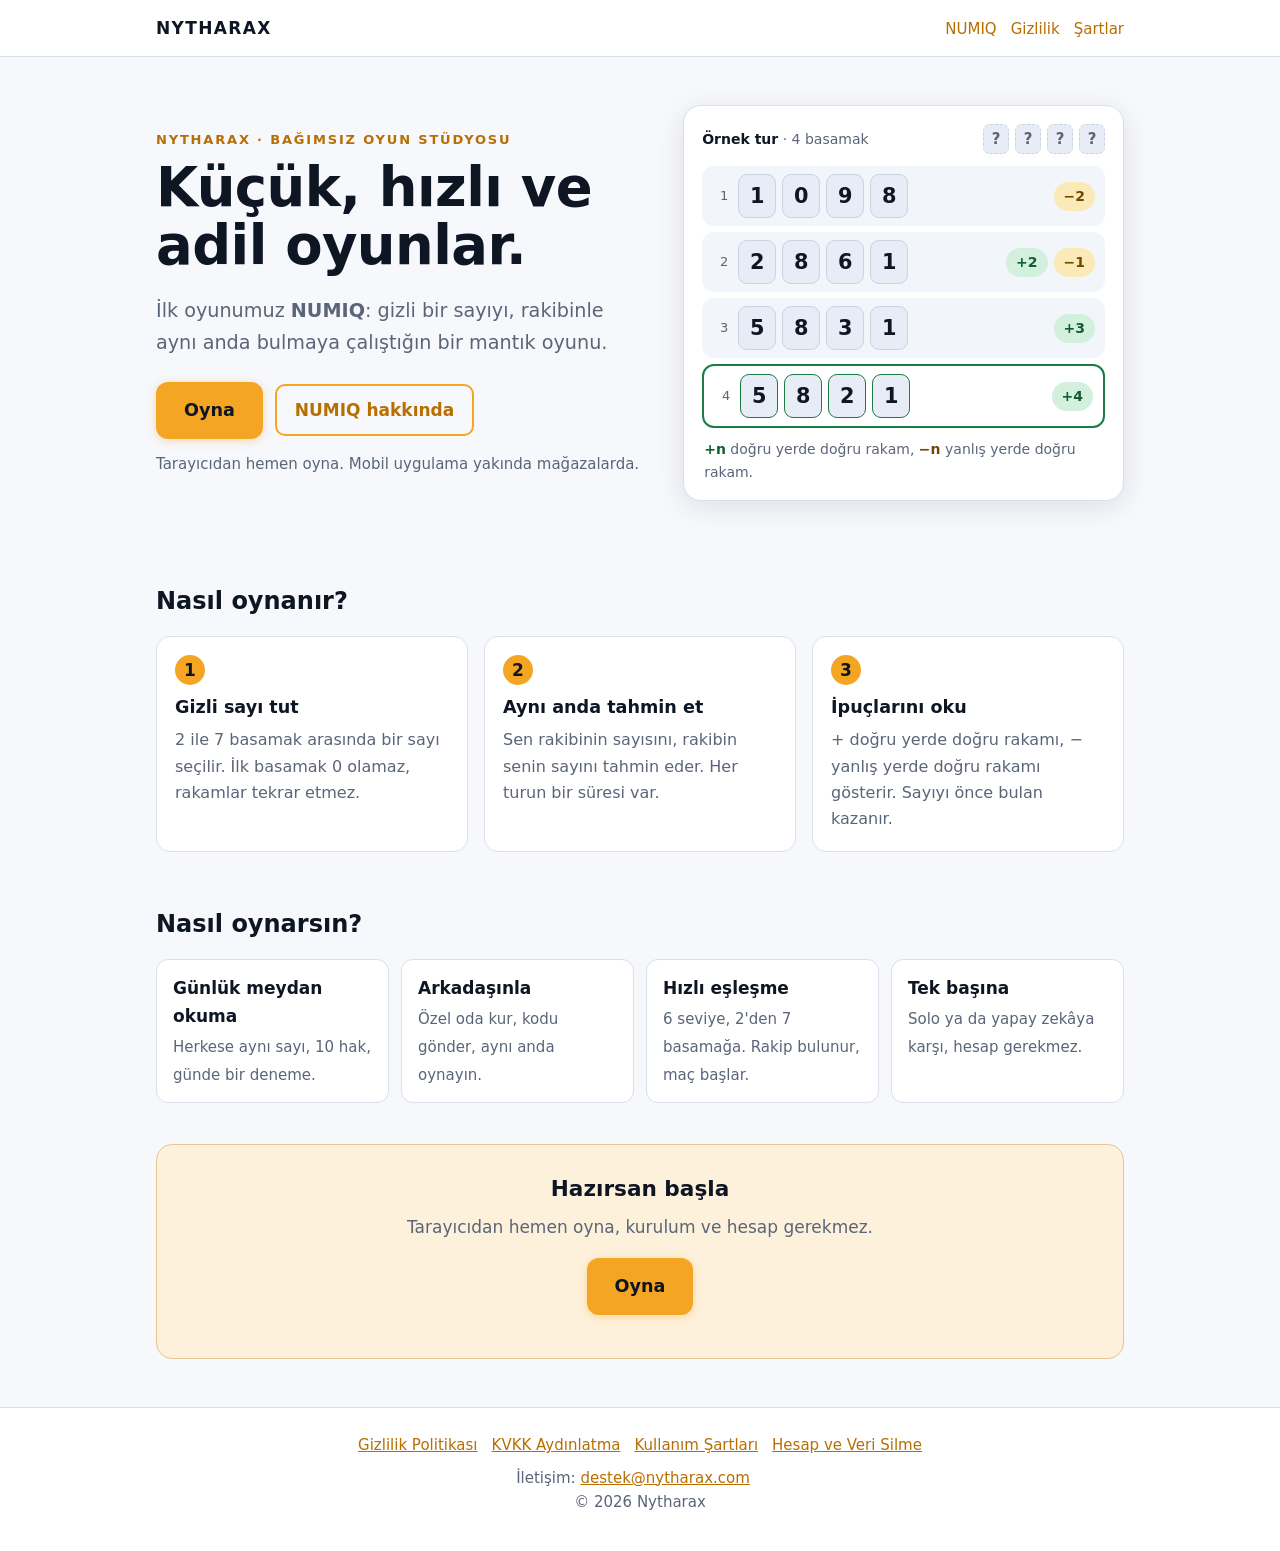
<file: index.html>
<!doctype html>
<html lang="tr">
<head>
<meta charset="utf-8">
<meta name="viewport" content="width=device-width, initial-scale=1">
<title>Nytharax</title>
<meta name="description" content="Nytharax: bağımsız oyun stüdyosu. İlk oyunumuz NUMIQ, tarayıcıdan oynanan bir sayı tahmin oyunu.">
<meta name="color-scheme" content="light dark">
<link rel="stylesheet" href="./style.css?v=20261104a">
</head>
<body class="wide">
<header class="site"><div class="wrap">
<a class="brand" href="./">NYTHARAX</a>
<nav aria-label="Ana menü"><a href="./numiq/">NUMIQ</a><a href="./numiq/gizlilik/">Gizlilik</a><a href="./numiq/sartlar/">Şartlar</a></nav>
</div></header>
<main><div class="wrap">
<section class="hero2">
<div>
<p class="eyebrow">Nytharax · bağımsız oyun stüdyosu</p>
<h1>Küçük, hızlı ve adil oyunlar.</h1>
<p class="lead">İlk oyunumuz <b>NUMIQ</b>: gizli bir sayıyı, rakibinle aynı anda bulmaya çalıştığın bir mantık oyunu.</p>
<p class="cta"><a class="btn big" href="https://numiq.nytharax.com/">Oyna</a><a class="btn ghost" href="numiq/">NUMIQ hakkında</a></p>
<p class="cta-note">Tarayıcıdan hemen oyna. Mobil uygulama yakında mağazalarda.</p>
</div>
<div class="demo" role="img" aria-label="Örnek oyun: gizli sayı 5821. Dört tahmin ve ipuçları: 1098 için eksi 2, 2861 için artı 2 eksi 1, 5831 için artı 3, 5821 için artı 4 ve kazanç.">
<div class="demo-top"><span><b>Örnek tur</b> · 4 basamak</span><span class="secret" aria-hidden="true"><span class="t">?</span><span class="t">?</span><span class="t">?</span><span class="t">?</span></span></div>
<div class="row" aria-hidden="true"><span class="n">1</span><span class="tiles"><span class="t">1</span><span class="t">0</span><span class="t">9</span><span class="t">8</span></span><span class="hints"><span class="pill near">−2</span></span></div>
<div class="row" aria-hidden="true"><span class="n">2</span><span class="tiles"><span class="t">2</span><span class="t">8</span><span class="t">6</span><span class="t">1</span></span><span class="hints"><span class="pill hit">+2</span><span class="pill near">−1</span></span></div>
<div class="row" aria-hidden="true"><span class="n">3</span><span class="tiles"><span class="t">5</span><span class="t">8</span><span class="t">3</span><span class="t">1</span></span><span class="hints"><span class="pill hit">+3</span></span></div>
<div class="row win" aria-hidden="true"><span class="n">4</span><span class="tiles"><span class="t">5</span><span class="t">8</span><span class="t">2</span><span class="t">1</span></span><span class="hints"><span class="pill hit">+4</span></span></div>
<p class="demo-cap"><b class="hit">+n</b> doğru yerde doğru rakam, <b class="near">−n</b> yanlış yerde doğru rakam.</p>
</div>
</section>
<h2 class="sec-h">Nasıl oynanır?</h2>
<div class="steps">
<div class="step"><span class="num">1</span><h3>Gizli sayı tut</h3><p>2 ile 7 basamak arasında bir sayı seçilir. İlk basamak 0 olamaz, rakamlar tekrar etmez.</p></div>
<div class="step"><span class="num">2</span><h3>Aynı anda tahmin et</h3><p>Sen rakibinin sayısını, rakibin senin sayını tahmin eder. Her turun bir süresi var.</p></div>
<div class="step"><span class="num">3</span><h3>İpuçlarını oku</h3><p>+ doğru yerde doğru rakamı, − yanlış yerde doğru rakamı gösterir. Sayıyı önce bulan kazanır.</p></div>
</div>
<h2 class="sec-h">Nasıl oynarsın?</h2>
<div class="modes">
<div class="mode"><b>Günlük meydan okuma</b><span>Herkese aynı sayı, 10 hak, günde bir deneme.</span></div>
<div class="mode"><b>Arkadaşınla</b><span>Özel oda kur, kodu gönder, aynı anda oynayın.</span></div>
<div class="mode"><b>Hızlı eşleşme</b><span>6 seviye, 2'den 7 basamağa. Rakip bulunur, maç başlar.</span></div>
<div class="mode"><b>Tek başına</b><span>Solo ya da yapay zekâya karşı, hesap gerekmez.</span></div>
</div>
<div class="band">
<h2>Hazırsan başla</h2>
<p>Tarayıcıdan hemen oyna, kurulum ve hesap gerekmez.</p>
<p class="cta"><a class="btn big" href="https://numiq.nytharax.com/">Oyna</a></p>
</div>

</div></main>
<footer class="site"><div class="wrap">
<p class="links"><a href="./numiq/gizlilik/">Gizlilik Politikası</a><a href="./numiq/aydinlatma/">KVKK Aydınlatma</a><a href="./numiq/sartlar/">Kullanım Şartları</a><a href="./numiq/hesap-silme/">Hesap ve Veri Silme</a></p>
<p>İletişim: <a href="mailto:destek@nytharax.com">destek@nytharax.com</a><br>© 2026 Nytharax</p>
</div></footer>
</body>
</html>
</file>
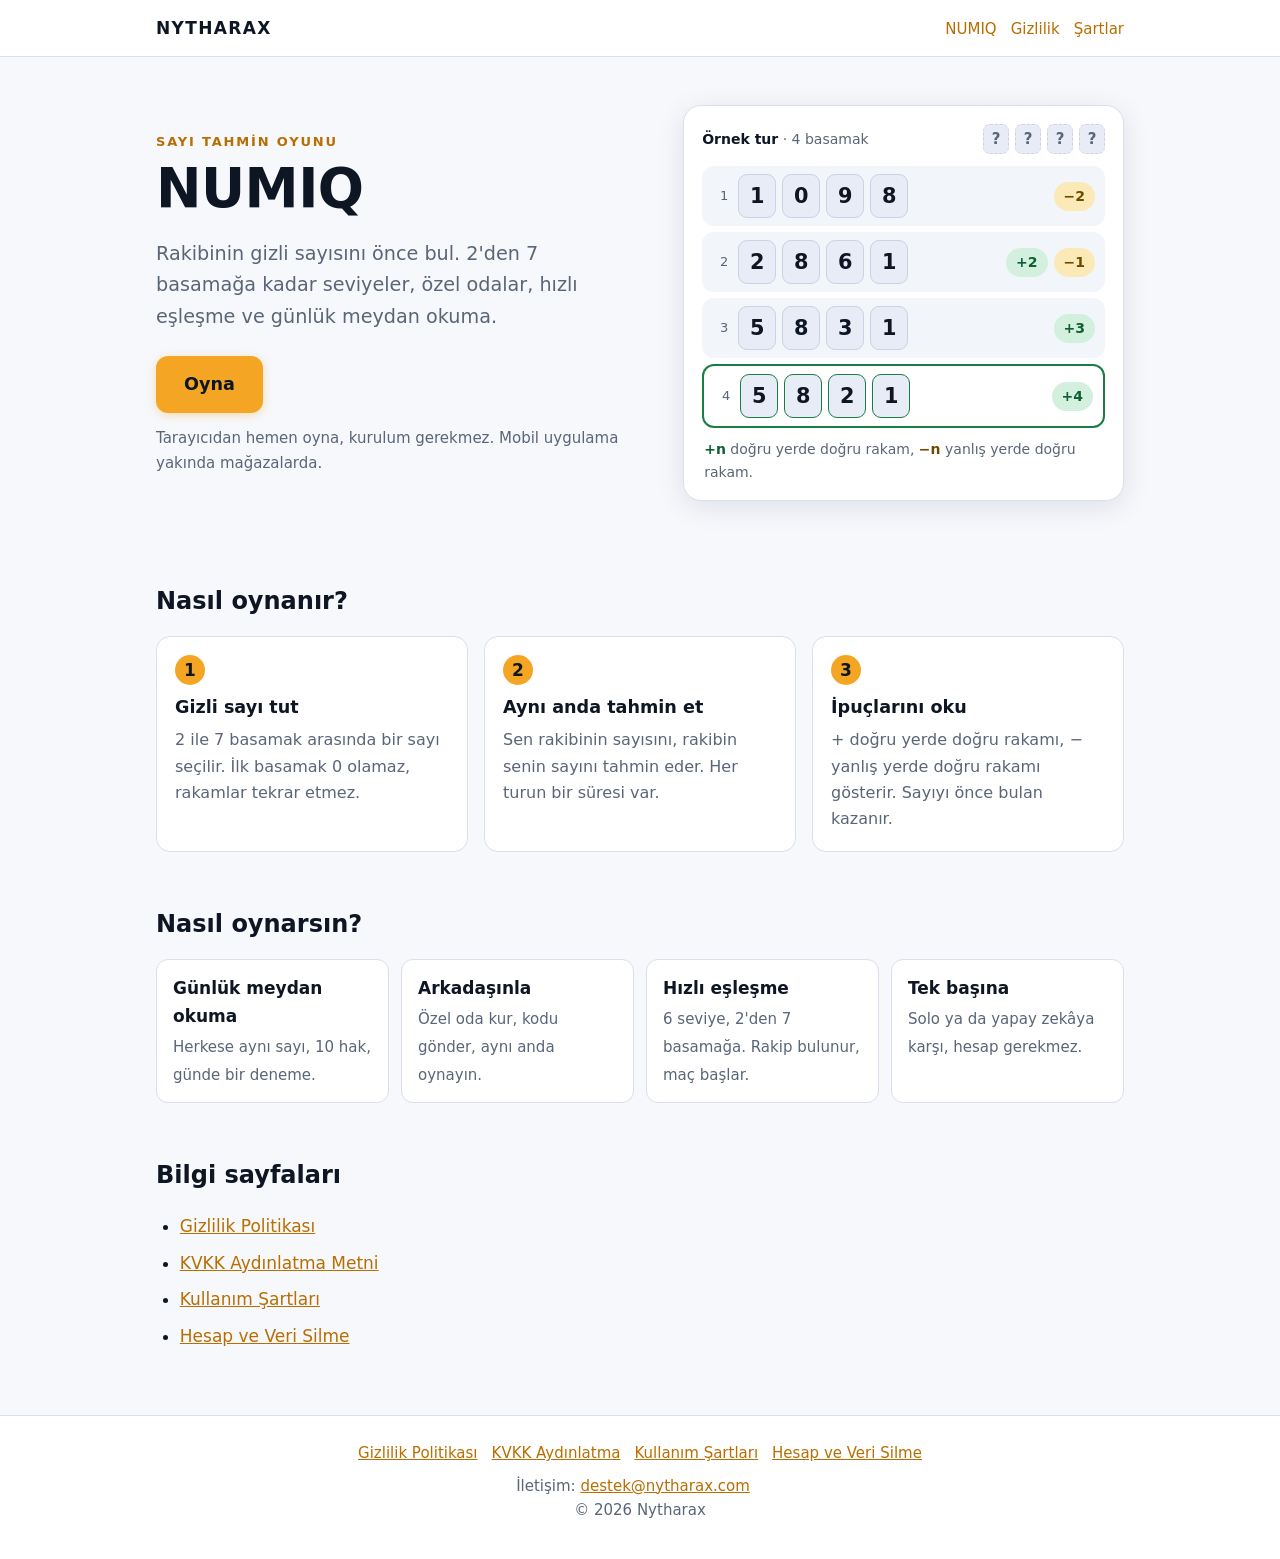
<file: numiq/index.html>
<!doctype html>
<html lang="tr">
<head>
<meta charset="utf-8">
<meta name="viewport" content="width=device-width, initial-scale=1">
<title>NUMIQ · Nytharax</title>
<meta name="description" content="NUMIQ: 2–7 basamaklı sayı tahmin oyunu. Tarayıcıdan oyna; gizlilik, şartlar ve hesap silme bilgileri.">
<meta name="color-scheme" content="light dark">
<link rel="stylesheet" href="../style.css?v=20261104a">
</head>
<body class="wide">
<header class="site"><div class="wrap">
<a class="brand" href="../">NYTHARAX</a>
<nav aria-label="Ana menü"><a href="../numiq/">NUMIQ</a><a href="../numiq/gizlilik/">Gizlilik</a><a href="../numiq/sartlar/">Şartlar</a></nav>
</div></header>
<main><div class="wrap">
<section class="hero2">
<div>
<p class="eyebrow">Sayı tahmin oyunu</p>
<h1>NUMIQ</h1>
<p class="lead">Rakibinin gizli sayısını önce bul. 2'den 7 basamağa kadar seviyeler, özel odalar, hızlı eşleşme ve günlük meydan okuma.</p>
<p class="cta"><a class="btn big" href="https://numiq.nytharax.com/">Oyna</a></p>
<p class="cta-note">Tarayıcıdan hemen oyna, kurulum gerekmez. Mobil uygulama yakında mağazalarda.</p>
</div>
<div class="demo" role="img" aria-label="Örnek oyun: gizli sayı 5821. Dört tahmin ve ipuçları: 1098 için eksi 2, 2861 için artı 2 eksi 1, 5831 için artı 3, 5821 için artı 4 ve kazanç.">
<div class="demo-top"><span><b>Örnek tur</b> · 4 basamak</span><span class="secret" aria-hidden="true"><span class="t">?</span><span class="t">?</span><span class="t">?</span><span class="t">?</span></span></div>
<div class="row" aria-hidden="true"><span class="n">1</span><span class="tiles"><span class="t">1</span><span class="t">0</span><span class="t">9</span><span class="t">8</span></span><span class="hints"><span class="pill near">−2</span></span></div>
<div class="row" aria-hidden="true"><span class="n">2</span><span class="tiles"><span class="t">2</span><span class="t">8</span><span class="t">6</span><span class="t">1</span></span><span class="hints"><span class="pill hit">+2</span><span class="pill near">−1</span></span></div>
<div class="row" aria-hidden="true"><span class="n">3</span><span class="tiles"><span class="t">5</span><span class="t">8</span><span class="t">3</span><span class="t">1</span></span><span class="hints"><span class="pill hit">+3</span></span></div>
<div class="row win" aria-hidden="true"><span class="n">4</span><span class="tiles"><span class="t">5</span><span class="t">8</span><span class="t">2</span><span class="t">1</span></span><span class="hints"><span class="pill hit">+4</span></span></div>
<p class="demo-cap"><b class="hit">+n</b> doğru yerde doğru rakam, <b class="near">−n</b> yanlış yerde doğru rakam.</p>
</div>
</section>
<h2 class="sec-h">Nasıl oynanır?</h2>
<div class="steps">
<div class="step"><span class="num">1</span><h3>Gizli sayı tut</h3><p>2 ile 7 basamak arasında bir sayı seçilir. İlk basamak 0 olamaz, rakamlar tekrar etmez.</p></div>
<div class="step"><span class="num">2</span><h3>Aynı anda tahmin et</h3><p>Sen rakibinin sayısını, rakibin senin sayını tahmin eder. Her turun bir süresi var.</p></div>
<div class="step"><span class="num">3</span><h3>İpuçlarını oku</h3><p>+ doğru yerde doğru rakamı, − yanlış yerde doğru rakamı gösterir. Sayıyı önce bulan kazanır.</p></div>
</div>
<h2 class="sec-h">Nasıl oynarsın?</h2>
<div class="modes">
<div class="mode"><b>Günlük meydan okuma</b><span>Herkese aynı sayı, 10 hak, günde bir deneme.</span></div>
<div class="mode"><b>Arkadaşınla</b><span>Özel oda kur, kodu gönder, aynı anda oynayın.</span></div>
<div class="mode"><b>Hızlı eşleşme</b><span>6 seviye, 2'den 7 basamağa. Rakip bulunur, maç başlar.</span></div>
<div class="mode"><b>Tek başına</b><span>Solo ya da yapay zekâya karşı, hesap gerekmez.</span></div>
</div>
<h2 class="sec-h">Bilgi sayfaları</h2>
<ul>
<li><a href="gizlilik/">Gizlilik Politikası</a></li>
<li><a href="aydinlatma/">KVKK Aydınlatma Metni</a></li>
<li><a href="sartlar/">Kullanım Şartları</a></li>
<li><a href="hesap-silme/">Hesap ve Veri Silme</a></li>
</ul>

</div></main>
<footer class="site"><div class="wrap">
<p class="links"><a href="../numiq/gizlilik/">Gizlilik Politikası</a><a href="../numiq/aydinlatma/">KVKK Aydınlatma</a><a href="../numiq/sartlar/">Kullanım Şartları</a><a href="../numiq/hesap-silme/">Hesap ve Veri Silme</a></p>
<p>İletişim: <a href="mailto:destek@nytharax.com">destek@nytharax.com</a><br>© 2026 Nytharax</p>
</div></footer>
</body>
</html>
</file>
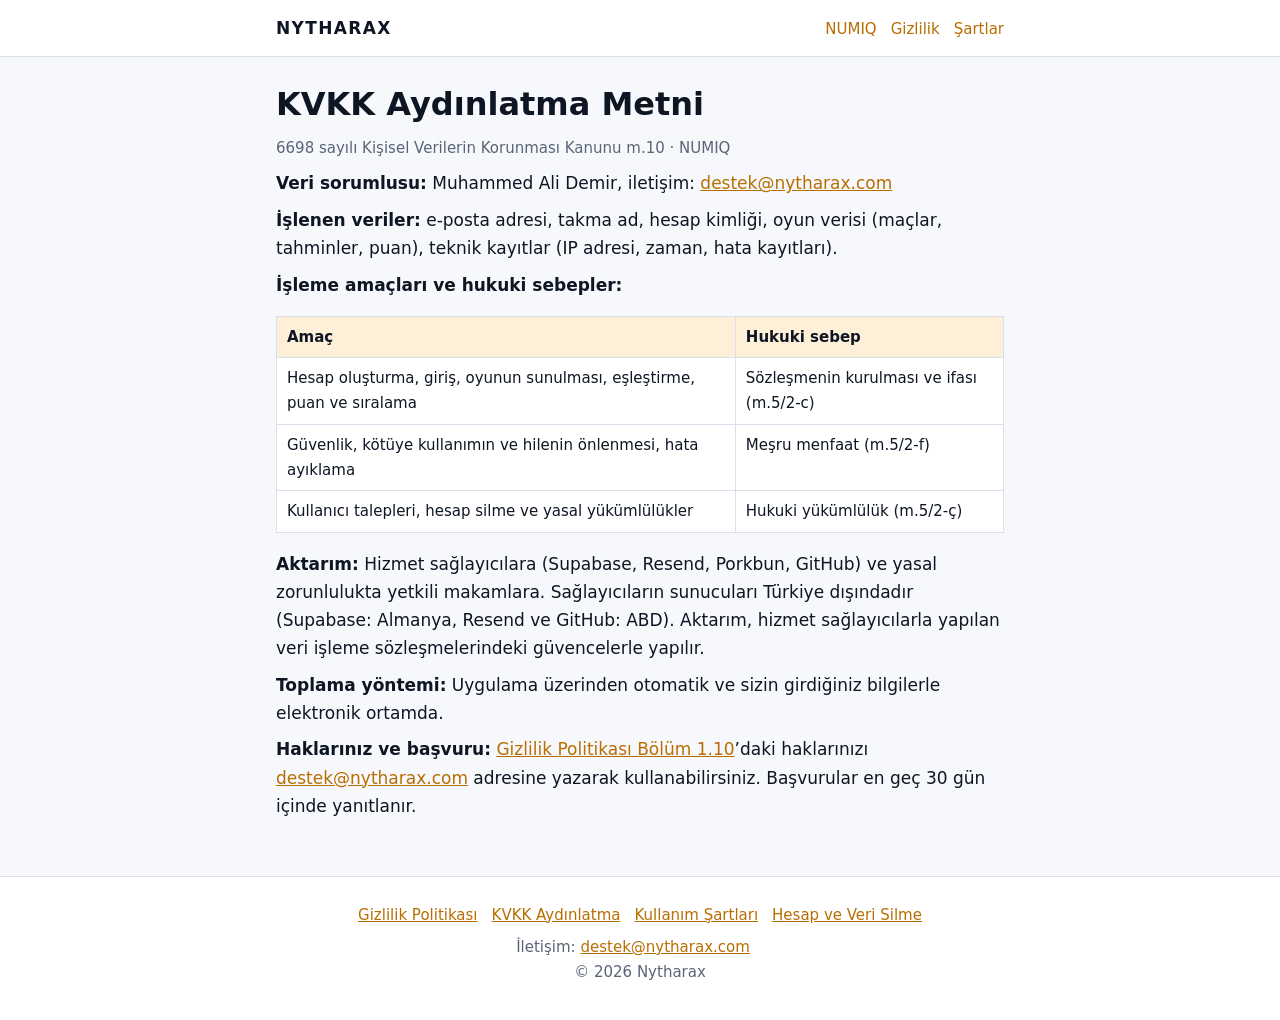
<file: numiq/aydinlatma/index.html>
<!doctype html>
<html lang="tr">
<head>
<meta charset="utf-8">
<meta name="viewport" content="width=device-width, initial-scale=1">
<title>KVKK Aydınlatma Metni · NUMIQ</title>
<meta name="description" content="NUMIQ için 6698 sayılı KVKK m.10 kapsamında aydınlatma metni.">
<meta name="color-scheme" content="light dark">
<link rel="stylesheet" href="../../style.css?v=20261104a">
</head>
<body>
<header class="site"><div class="wrap">
<a class="brand" href="../../">NYTHARAX</a>
<nav aria-label="Ana menü"><a href="../../numiq/">NUMIQ</a><a href="../../numiq/gizlilik/">Gizlilik</a><a href="../../numiq/sartlar/">Şartlar</a></nav>
</div></header>
<main><div class="wrap">
<h1>KVKK Aydınlatma Metni</h1>
<p class="meta">6698 sayılı Kişisel Verilerin Korunması Kanunu m.10 · NUMIQ</p>
<p><b>Veri sorumlusu:</b> Muhammed Ali Demir, iletişim: <a href="mailto:destek@nytharax.com">destek@nytharax.com</a></p>
<p><b>İşlenen veriler:</b> e-posta adresi, takma ad, hesap kimliği, oyun verisi (maçlar, tahminler, puan), teknik kayıtlar (IP adresi, zaman, hata kayıtları).</p>
<p><b>İşleme amaçları ve hukuki sebepler:</b></p>
<div class="tw"><table>
<tr><th>Amaç</th><th>Hukuki sebep</th></tr>
<tr><td data-label="Amaç">Hesap oluşturma, giriş, oyunun sunulması, eşleştirme, puan ve sıralama</td><td data-label="Hukuki sebep">Sözleşmenin kurulması ve ifası (m.5/2-c)</td></tr>
<tr><td data-label="Amaç">Güvenlik, kötüye kullanımın ve hilenin önlenmesi, hata ayıklama</td><td data-label="Hukuki sebep">Meşru menfaat (m.5/2-f)</td></tr>
<tr><td data-label="Amaç">Kullanıcı talepleri, hesap silme ve yasal yükümlülükler</td><td data-label="Hukuki sebep">Hukuki yükümlülük (m.5/2-ç)</td></tr>
</table></div>
<p><b>Aktarım:</b> Hizmet sağlayıcılara (Supabase, Resend, Porkbun, GitHub) ve yasal zorunlulukta yetkili makamlara. Sağlayıcıların sunucuları Türkiye dışındadır (Supabase: Almanya, Resend ve GitHub: ABD). Aktarım, hizmet sağlayıcılarla yapılan veri işleme sözleşmelerindeki güvencelerle yapılır.</p>
<p><b>Toplama yöntemi:</b> Uygulama üzerinden otomatik ve sizin girdiğiniz bilgilerle elektronik ortamda.</p>
<p><b>Haklarınız ve başvuru:</b> <a href="../gizlilik/#haklar">Gizlilik Politikası Bölüm 1.10</a>’daki haklarınızı <a href="mailto:destek@nytharax.com">destek@nytharax.com</a> adresine yazarak kullanabilirsiniz. Başvurular en geç 30 gün içinde yanıtlanır.</p>
</div></main>
<footer class="site"><div class="wrap">
<p class="links"><a href="../../numiq/gizlilik/">Gizlilik Politikası</a><a href="../../numiq/aydinlatma/">KVKK Aydınlatma</a><a href="../../numiq/sartlar/">Kullanım Şartları</a><a href="../../numiq/hesap-silme/">Hesap ve Veri Silme</a></p>
<p>İletişim: <a href="mailto:destek@nytharax.com">destek@nytharax.com</a><br>© 2026 Nytharax</p>
</div></footer>
</body>
</html>
</file>
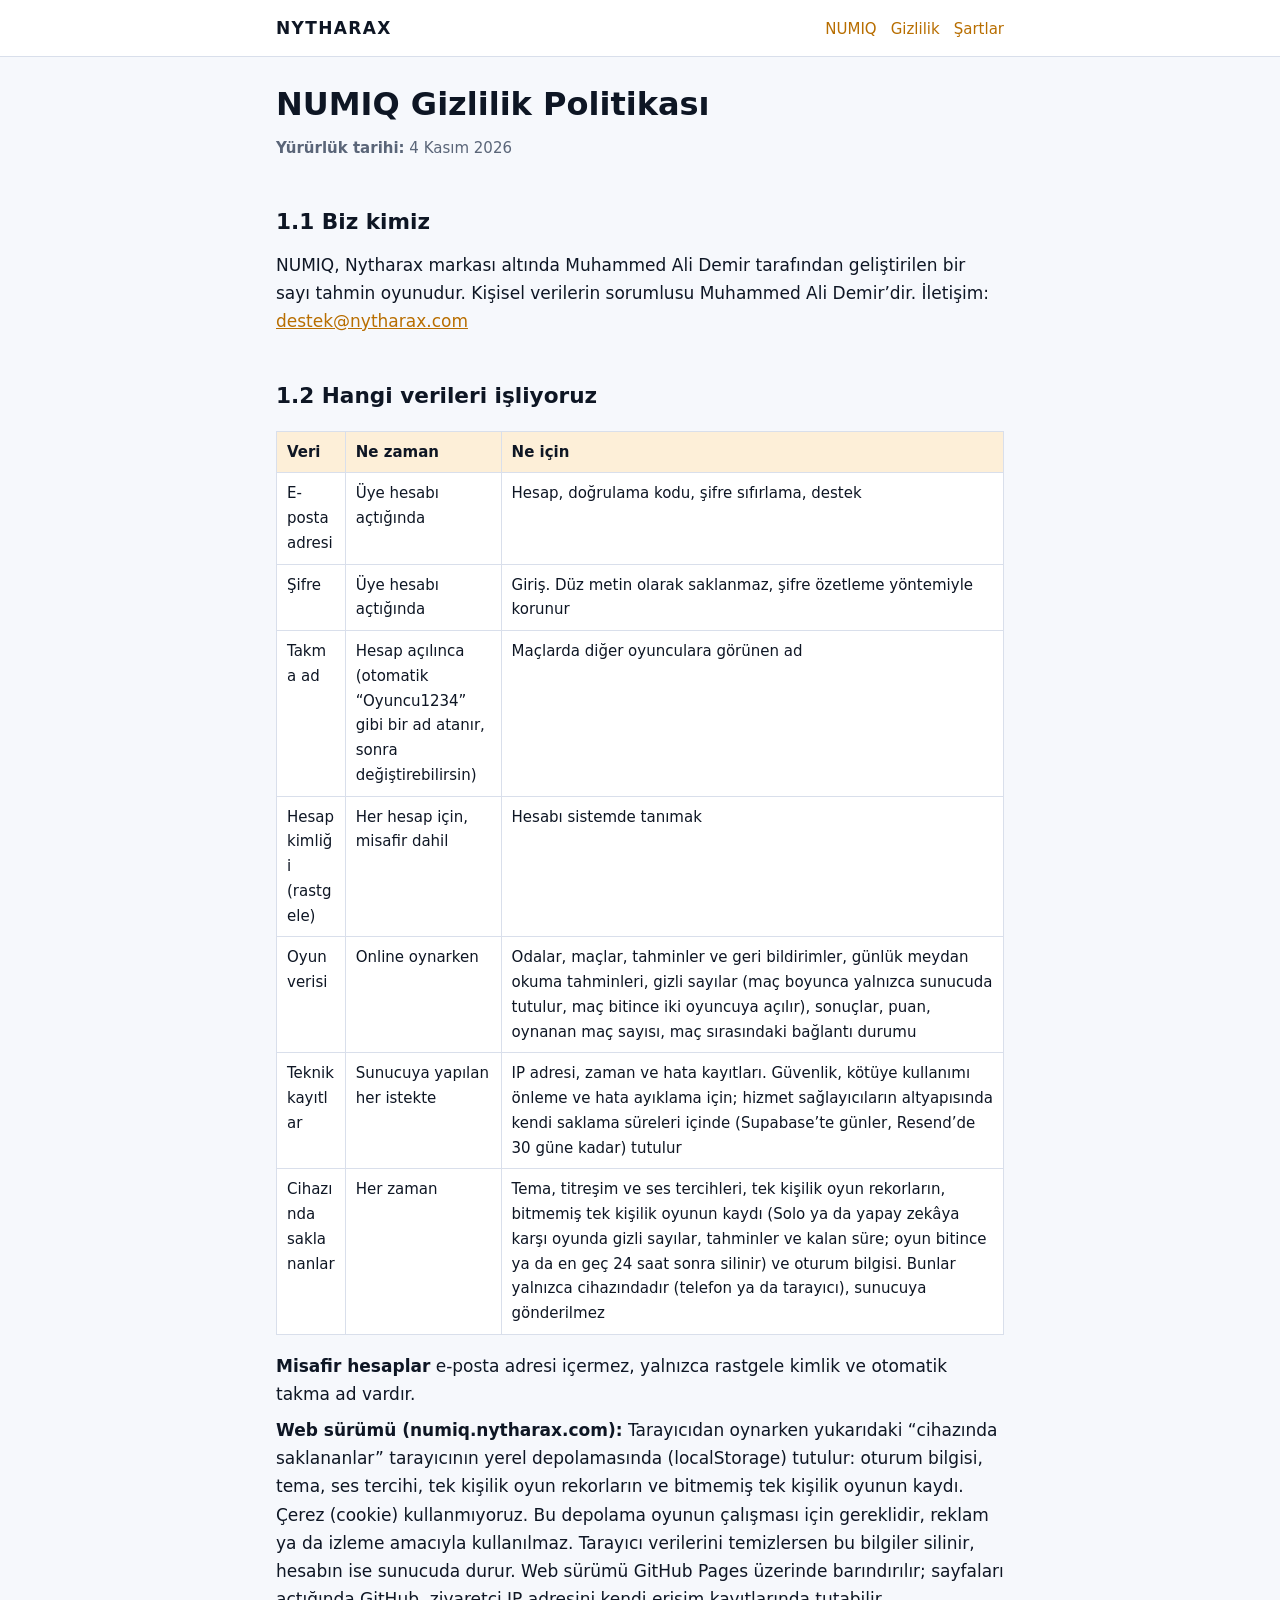
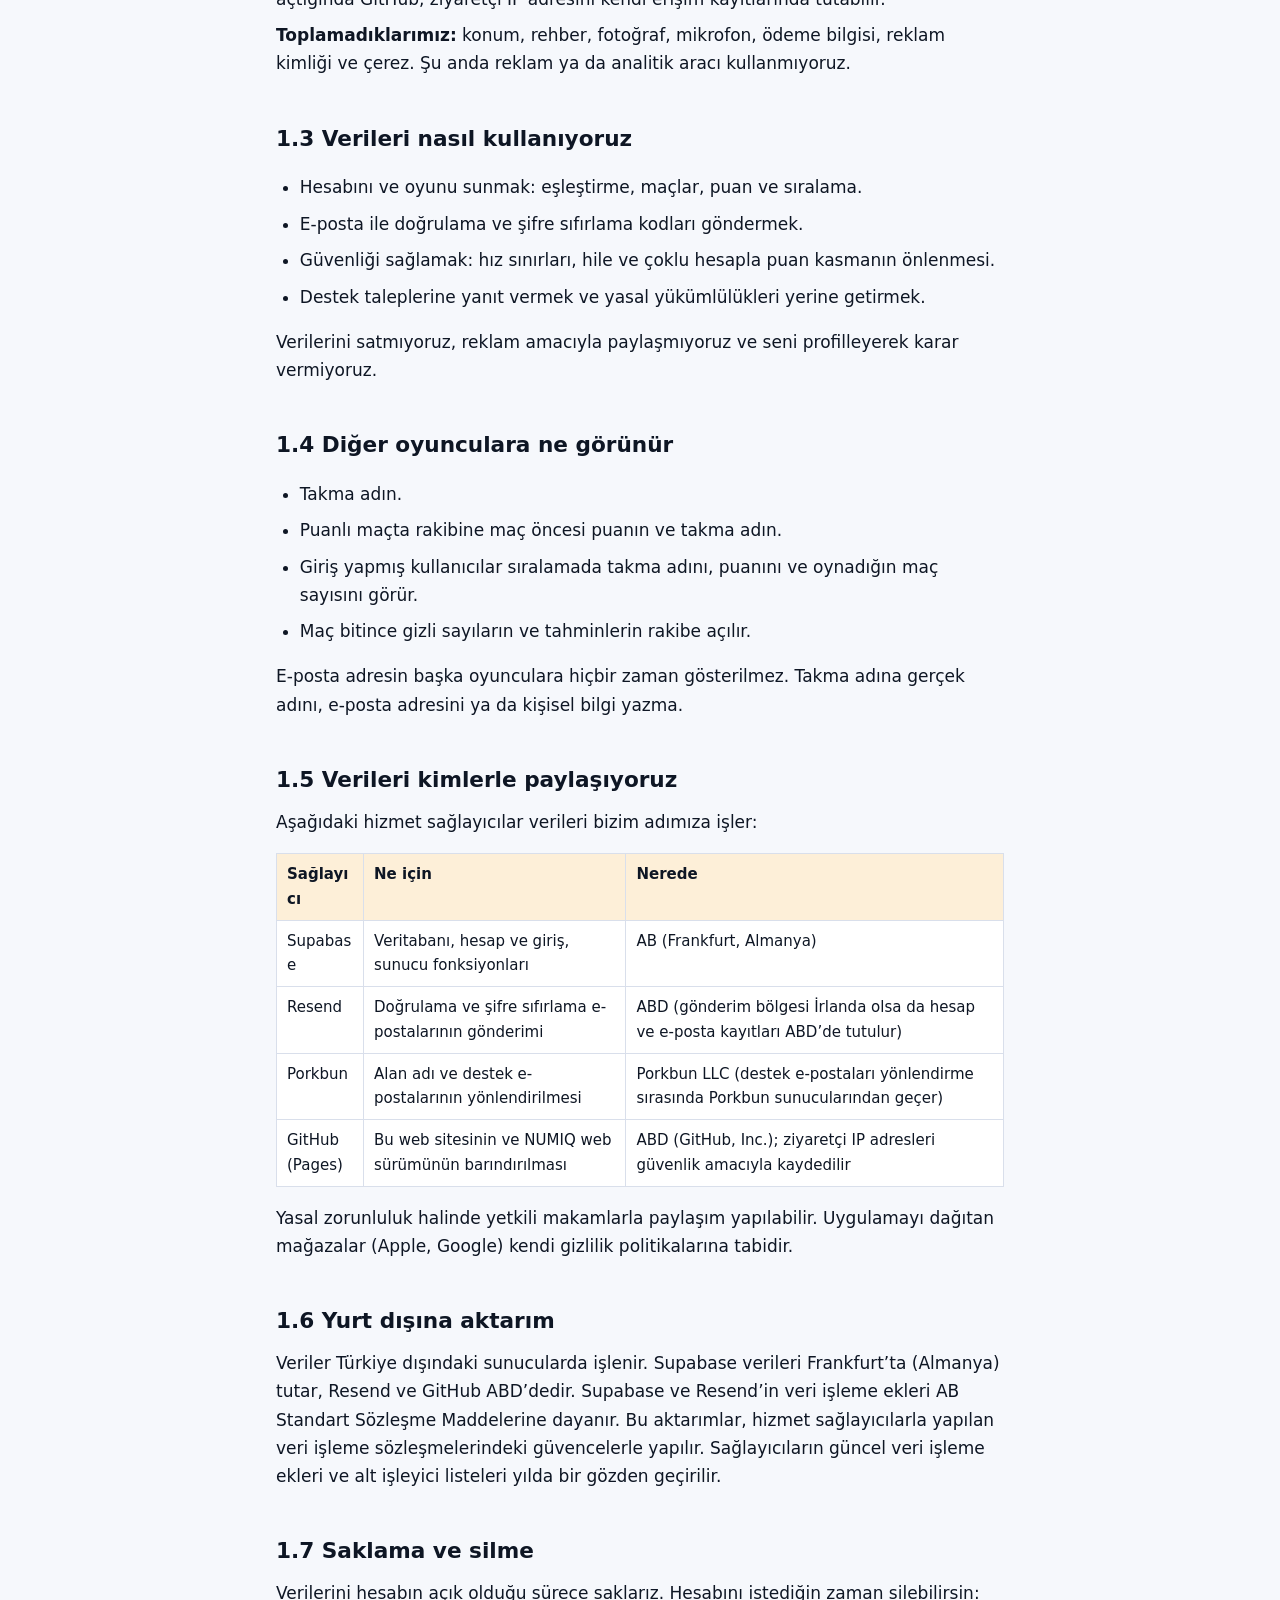
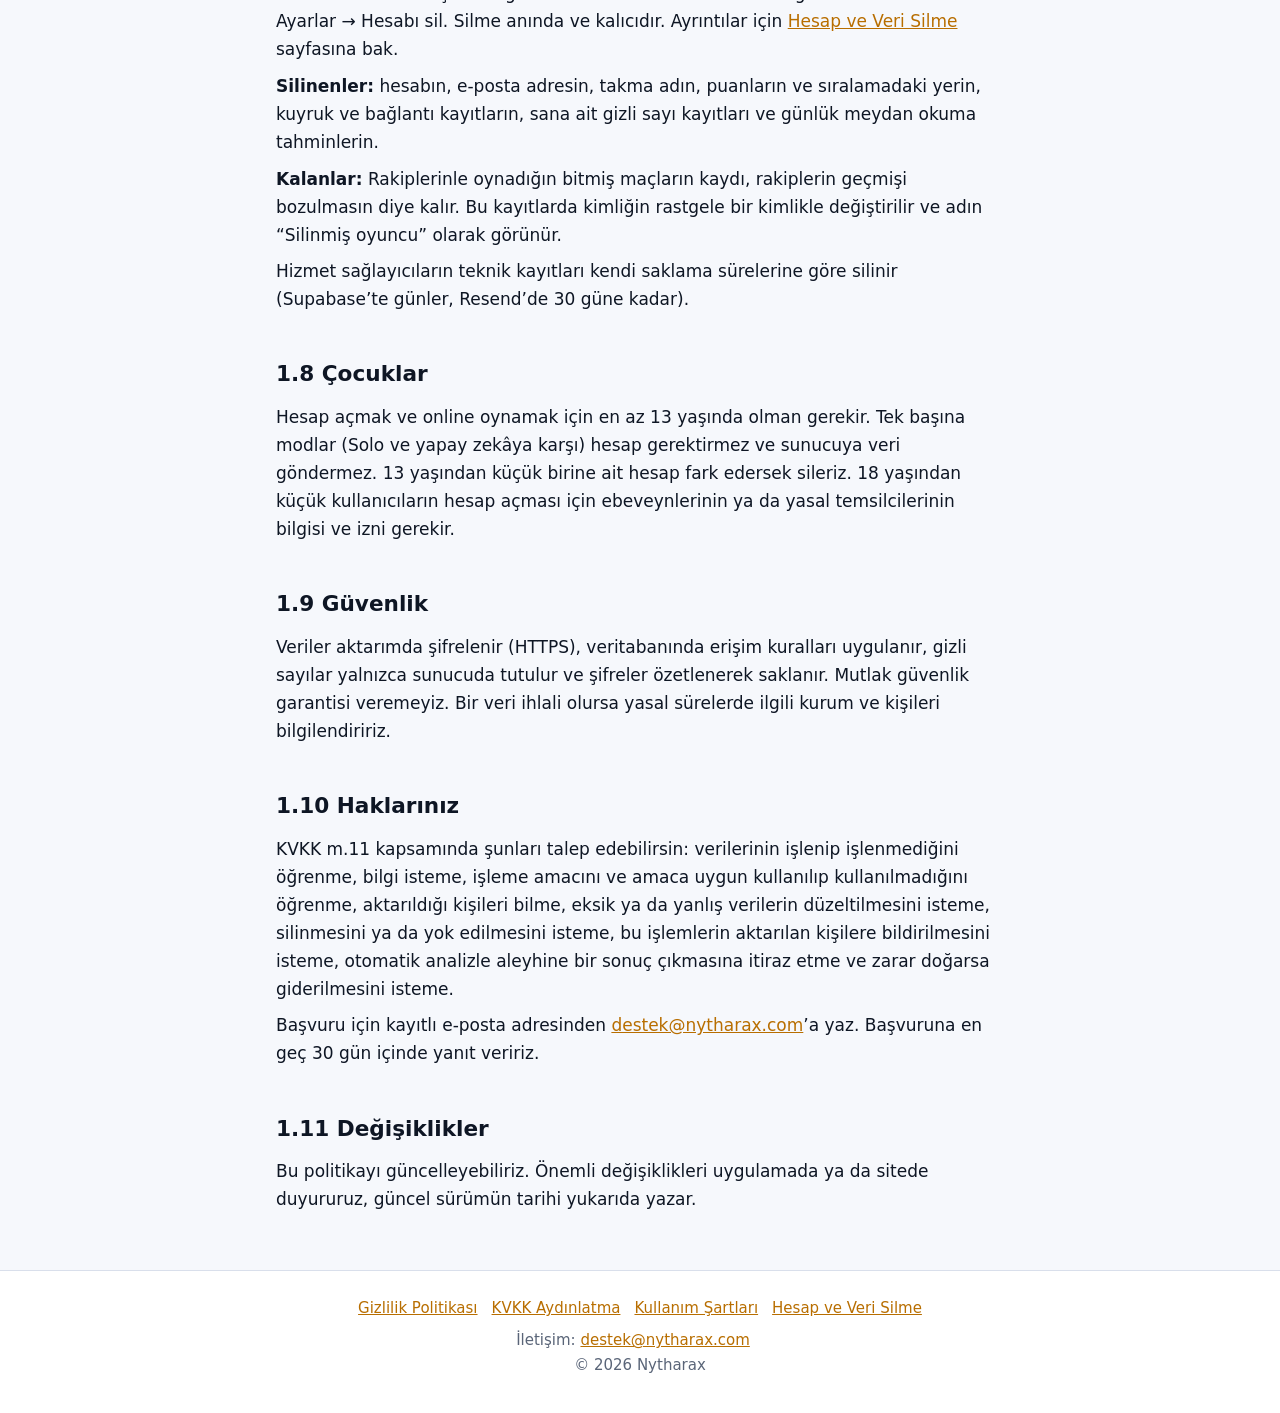
<file: numiq/gizlilik/index.html>
<!doctype html>
<html lang="tr">
<head>
<meta charset="utf-8">
<meta name="viewport" content="width=device-width, initial-scale=1">
<title>NUMIQ Gizlilik Politikası · Nytharax</title>
<meta name="description" content="NUMIQ Gizlilik Politikası: hangi verileri işliyoruz, kimlerle paylaşıyoruz, nasıl silebilirsin.">
<meta name="color-scheme" content="light dark">
<link rel="stylesheet" href="../../style.css?v=20261104a">
</head>
<body>
<header class="site"><div class="wrap">
<a class="brand" href="../../">NYTHARAX</a>
<nav aria-label="Ana menü"><a href="../../numiq/">NUMIQ</a><a href="../../numiq/gizlilik/">Gizlilik</a><a href="../../numiq/sartlar/">Şartlar</a></nav>
</div></header>
<main><div class="wrap">
<h1>NUMIQ Gizlilik Politikası</h1>
<p class="meta"><b>Yürürlük tarihi:</b> 4 Kasım 2026</p>

<h2>1.1 Biz kimiz</h2>
<p>NUMIQ, Nytharax markası altında Muhammed Ali Demir tarafından geliştirilen bir sayı tahmin oyunudur. Kişisel verilerin sorumlusu Muhammed Ali Demir’dir. İletişim: <a href="mailto:destek@nytharax.com">destek@nytharax.com</a></p>

<h2>1.2 Hangi verileri işliyoruz</h2>
<div class="tw"><table>
<tr><th>Veri</th><th>Ne zaman</th><th>Ne için</th></tr>
<tr><td data-label="Veri">E-posta adresi</td><td data-label="Ne zaman">Üye hesabı açtığında</td><td data-label="Ne için">Hesap, doğrulama kodu, şifre sıfırlama, destek</td></tr>
<tr><td data-label="Veri">Şifre</td><td data-label="Ne zaman">Üye hesabı açtığında</td><td data-label="Ne için">Giriş. Düz metin olarak saklanmaz, şifre özetleme yöntemiyle korunur</td></tr>
<tr><td data-label="Veri">Takma ad</td><td data-label="Ne zaman">Hesap açılınca (otomatik “Oyuncu1234” gibi bir ad atanır, sonra değiştirebilirsin)</td><td data-label="Ne için">Maçlarda diğer oyunculara görünen ad</td></tr>
<tr><td data-label="Veri">Hesap kimliği (rastgele)</td><td data-label="Ne zaman">Her hesap için, misafir dahil</td><td data-label="Ne için">Hesabı sistemde tanımak</td></tr>
<tr><td data-label="Veri">Oyun verisi</td><td data-label="Ne zaman">Online oynarken</td><td data-label="Ne için">Odalar, maçlar, tahminler ve geri bildirimler, günlük meydan okuma tahminleri, gizli sayılar (maç boyunca yalnızca sunucuda tutulur, maç bitince iki oyuncuya açılır), sonuçlar, puan, oynanan maç sayısı, maç sırasındaki bağlantı durumu</td></tr>
<tr><td data-label="Veri">Teknik kayıtlar</td><td data-label="Ne zaman">Sunucuya yapılan her istekte</td><td data-label="Ne için">IP adresi, zaman ve hata kayıtları. Güvenlik, kötüye kullanımı önleme ve hata ayıklama için; hizmet sağlayıcıların altyapısında kendi saklama süreleri içinde (Supabase’te günler, Resend’de 30 güne kadar) tutulur</td></tr>
<tr><td data-label="Veri">Cihazında saklananlar</td><td data-label="Ne zaman">Her zaman</td><td data-label="Ne için">Tema, titreşim ve ses tercihleri, tek kişilik oyun rekorların, bitmemiş tek kişilik oyunun kaydı (Solo ya da yapay zekâya karşı oyunda gizli sayılar, tahminler ve kalan süre; oyun bitince ya da en geç 24 saat sonra silinir) ve oturum bilgisi. Bunlar yalnızca cihazındadır (telefon ya da tarayıcı), sunucuya gönderilmez</td></tr>
</table></div>
<p><b>Misafir hesaplar</b> e-posta adresi içermez, yalnızca rastgele kimlik ve otomatik takma ad vardır.</p>
<p><b>Web sürümü (numiq.nytharax.com):</b> Tarayıcıdan oynarken yukarıdaki “cihazında saklananlar” tarayıcının yerel depolamasında (localStorage) tutulur: oturum bilgisi, tema, ses tercihi, tek kişilik oyun rekorların ve bitmemiş tek kişilik oyunun kaydı. Çerez (cookie) kullanmıyoruz. Bu depolama oyunun çalışması için gereklidir, reklam ya da izleme amacıyla kullanılmaz. Tarayıcı verilerini temizlersen bu bilgiler silinir, hesabın ise sunucuda durur. Web sürümü GitHub Pages üzerinde barındırılır; sayfaları açtığında GitHub, ziyaretçi IP adresini kendi erişim kayıtlarında tutabilir.</p>
<p><b>Toplamadıklarımız:</b> konum, rehber, fotoğraf, mikrofon, ödeme bilgisi, reklam kimliği ve çerez. Şu anda reklam ya da analitik aracı kullanmıyoruz.</p>

<h2>1.3 Verileri nasıl kullanıyoruz</h2>
<ul>
<li>Hesabını ve oyunu sunmak: eşleştirme, maçlar, puan ve sıralama.</li>
<li>E-posta ile doğrulama ve şifre sıfırlama kodları göndermek.</li>
<li>Güvenliği sağlamak: hız sınırları, hile ve çoklu hesapla puan kasmanın önlenmesi.</li>
<li>Destek taleplerine yanıt vermek ve yasal yükümlülükleri yerine getirmek.</li>
</ul>
<p>Verilerini satmıyoruz, reklam amacıyla paylaşmıyoruz ve seni profilleyerek karar vermiyoruz.</p>

<h2>1.4 Diğer oyunculara ne görünür</h2>
<ul>
<li>Takma adın.</li>
<li>Puanlı maçta rakibine maç öncesi puanın ve takma adın.</li>
<li>Giriş yapmış kullanıcılar sıralamada takma adını, puanını ve oynadığın maç sayısını görür.</li>
<li>Maç bitince gizli sayıların ve tahminlerin rakibe açılır.</li>
</ul>
<p>E-posta adresin başka oyunculara hiçbir zaman gösterilmez. Takma adına gerçek adını, e-posta adresini ya da kişisel bilgi yazma.</p>

<h2>1.5 Verileri kimlerle paylaşıyoruz</h2>
<p>Aşağıdaki hizmet sağlayıcılar verileri bizim adımıza işler:</p>
<div class="tw"><table>
<tr><th>Sağlayıcı</th><th>Ne için</th><th>Nerede</th></tr>
<tr><td data-label="Sağlayıcı">Supabase</td><td data-label="Ne için">Veritabanı, hesap ve giriş, sunucu fonksiyonları</td><td data-label="Nerede">AB (Frankfurt, Almanya)</td></tr>
<tr><td data-label="Sağlayıcı">Resend</td><td data-label="Ne için">Doğrulama ve şifre sıfırlama e-postalarının gönderimi</td><td data-label="Nerede">ABD (gönderim bölgesi İrlanda olsa da hesap ve e-posta kayıtları ABD’de tutulur)</td></tr>
<tr><td data-label="Sağlayıcı">Porkbun</td><td data-label="Ne için">Alan adı ve destek e-postalarının yönlendirilmesi</td><td data-label="Nerede">Porkbun LLC (destek e-postaları yönlendirme sırasında Porkbun sunucularından geçer)</td></tr>
<tr><td data-label="Sağlayıcı">GitHub (Pages)</td><td data-label="Ne için">Bu web sitesinin ve NUMIQ web sürümünün barındırılması</td><td data-label="Nerede">ABD (GitHub, Inc.); ziyaretçi IP adresleri güvenlik amacıyla kaydedilir</td></tr>
</table></div>
<p>Yasal zorunluluk halinde yetkili makamlarla paylaşım yapılabilir. Uygulamayı dağıtan mağazalar (Apple, Google) kendi gizlilik politikalarına tabidir.</p>

<h2>1.6 Yurt dışına aktarım</h2>
<p>Veriler Türkiye dışındaki sunucularda işlenir. Supabase verileri Frankfurt’ta (Almanya) tutar, Resend ve GitHub ABD’dedir. Supabase ve Resend’in veri işleme ekleri AB Standart Sözleşme Maddelerine dayanır. Bu aktarımlar, hizmet sağlayıcılarla yapılan veri işleme sözleşmelerindeki güvencelerle yapılır. Sağlayıcıların güncel veri işleme ekleri ve alt işleyici listeleri yılda bir gözden geçirilir.</p>

<h2>1.7 Saklama ve silme</h2>
<p>Verilerini hesabın açık olduğu sürece saklarız. Hesabını istediğin zaman silebilirsin: Ayarlar → Hesabı sil. Silme anında ve kalıcıdır. Ayrıntılar için <a href="../hesap-silme/">Hesap ve Veri Silme</a> sayfasına bak.</p>
<p><b>Silinenler:</b> hesabın, e-posta adresin, takma adın, puanların ve sıralamadaki yerin, kuyruk ve bağlantı kayıtların, sana ait gizli sayı kayıtları ve günlük meydan okuma tahminlerin.</p>
<p><b>Kalanlar:</b> Rakiplerinle oynadığın bitmiş maçların kaydı, rakiplerin geçmişi bozulmasın diye kalır. Bu kayıtlarda kimliğin rastgele bir kimlikle değiştirilir ve adın “Silinmiş oyuncu” olarak görünür.</p>
<p>Hizmet sağlayıcıların teknik kayıtları kendi saklama sürelerine göre silinir (Supabase’te günler, Resend’de 30 güne kadar).</p>

<h2>1.8 Çocuklar</h2>
<p>Hesap açmak ve online oynamak için en az 13 yaşında olman gerekir. Tek başına modlar (Solo ve yapay zekâya karşı) hesap gerektirmez ve sunucuya veri göndermez. 13 yaşından küçük birine ait hesap fark edersek sileriz. 18 yaşından küçük kullanıcıların hesap açması için ebeveynlerinin ya da yasal temsilcilerinin bilgisi ve izni gerekir.</p>

<h2>1.9 Güvenlik</h2>
<p>Veriler aktarımda şifrelenir (HTTPS), veritabanında erişim kuralları uygulanır, gizli sayılar yalnızca sunucuda tutulur ve şifreler özetlenerek saklanır. Mutlak güvenlik garantisi veremeyiz. Bir veri ihlali olursa yasal sürelerde ilgili kurum ve kişileri bilgilendiririz.</p>

<h2 id="haklar">1.10 Haklarınız</h2>
<p>KVKK m.11 kapsamında şunları talep edebilirsin: verilerinin işlenip işlenmediğini öğrenme, bilgi isteme, işleme amacını ve amaca uygun kullanılıp kullanılmadığını öğrenme, aktarıldığı kişileri bilme, eksik ya da yanlış verilerin düzeltilmesini isteme, silinmesini ya da yok edilmesini isteme, bu işlemlerin aktarılan kişilere bildirilmesini isteme, otomatik analizle aleyhine bir sonuç çıkmasına itiraz etme ve zarar doğarsa giderilmesini isteme.</p>
<p>Başvuru için kayıtlı e-posta adresinden <a href="mailto:destek@nytharax.com">destek@nytharax.com</a>’a yaz. Başvuruna en geç 30 gün içinde yanıt veririz.</p>

<h2>1.11 Değişiklikler</h2>
<p>Bu politikayı güncelleyebiliriz. Önemli değişiklikleri uygulamada ya da sitede duyururuz, güncel sürümün tarihi yukarıda yazar.</p>
</div></main>
<footer class="site"><div class="wrap">
<p class="links"><a href="../../numiq/gizlilik/">Gizlilik Politikası</a><a href="../../numiq/aydinlatma/">KVKK Aydınlatma</a><a href="../../numiq/sartlar/">Kullanım Şartları</a><a href="../../numiq/hesap-silme/">Hesap ve Veri Silme</a></p>
<p>İletişim: <a href="mailto:destek@nytharax.com">destek@nytharax.com</a><br>© 2026 Nytharax</p>
</div></footer>
</body>
</html>
</file>
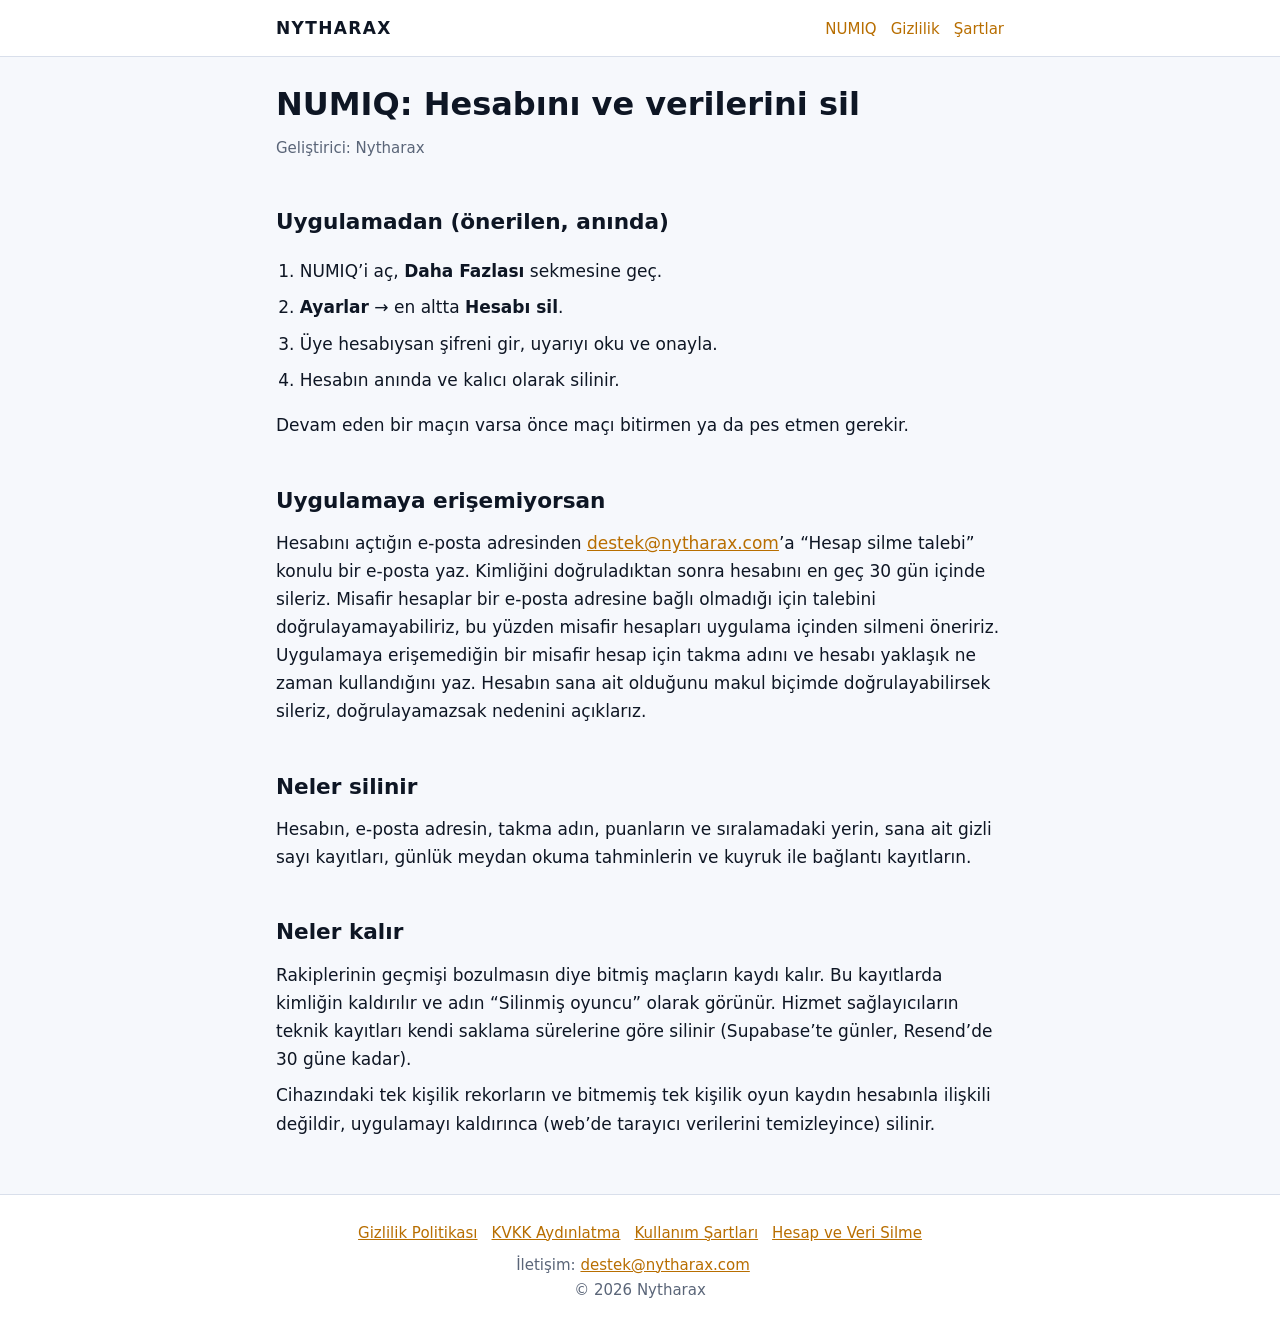
<file: numiq/hesap-silme/index.html>
<!doctype html>
<html lang="tr">
<head>
<meta charset="utf-8">
<meta name="viewport" content="width=device-width, initial-scale=1">
<title>NUMIQ: Hesap ve Veri Silme · Nytharax</title>
<meta name="description" content="NUMIQ hesabını ve verilerini nasıl silebilirsin.">
<meta name="color-scheme" content="light dark">
<link rel="stylesheet" href="../../style.css?v=20261104a">
</head>
<body>
<header class="site"><div class="wrap">
<a class="brand" href="../../">NYTHARAX</a>
<nav aria-label="Ana menü"><a href="../../numiq/">NUMIQ</a><a href="../../numiq/gizlilik/">Gizlilik</a><a href="../../numiq/sartlar/">Şartlar</a></nav>
</div></header>
<main><div class="wrap">
<h1>NUMIQ: Hesabını ve verilerini sil</h1>
<p class="meta">Geliştirici: Nytharax</p>
<h2>Uygulamadan (önerilen, anında)</h2>
<ol>
<li>NUMIQ’i aç, <b>Daha Fazlası</b> sekmesine geç.</li>
<li><b>Ayarlar</b> → en altta <b>Hesabı sil</b>.</li>
<li>Üye hesabıysan şifreni gir, uyarıyı oku ve onayla.</li>
<li>Hesabın anında ve kalıcı olarak silinir.</li>
</ol>
<p>Devam eden bir maçın varsa önce maçı bitirmen ya da pes etmen gerekir.</p>
<h2>Uygulamaya erişemiyorsan</h2>
<p>Hesabını açtığın e-posta adresinden <a href="mailto:destek@nytharax.com?subject=Hesap%20silme%20talebi">destek@nytharax.com</a>’a “Hesap silme talebi” konulu bir e-posta yaz. Kimliğini doğruladıktan sonra hesabını en geç 30 gün içinde sileriz. Misafir hesaplar bir e-posta adresine bağlı olmadığı için talebini doğrulayamayabiliriz, bu yüzden misafir hesapları uygulama içinden silmeni öneririz. Uygulamaya erişemediğin bir misafir hesap için takma adını ve hesabı yaklaşık ne zaman kullandığını yaz. Hesabın sana ait olduğunu makul biçimde doğrulayabilirsek sileriz, doğrulayamazsak nedenini açıklarız.</p>
<h2>Neler silinir</h2>
<p>Hesabın, e-posta adresin, takma adın, puanların ve sıralamadaki yerin, sana ait gizli sayı kayıtları, günlük meydan okuma tahminlerin ve kuyruk ile bağlantı kayıtların.</p>
<h2>Neler kalır</h2>
<p>Rakiplerinin geçmişi bozulmasın diye bitmiş maçların kaydı kalır. Bu kayıtlarda kimliğin kaldırılır ve adın “Silinmiş oyuncu” olarak görünür. Hizmet sağlayıcıların teknik kayıtları kendi saklama sürelerine göre silinir (Supabase’te günler, Resend’de 30 güne kadar).</p>
<p>Cihazındaki tek kişilik rekorların ve bitmemiş tek kişilik oyun kaydın hesabınla ilişkili değildir, uygulamayı kaldırınca (web’de tarayıcı verilerini temizleyince) silinir.</p>
</div></main>
<footer class="site"><div class="wrap">
<p class="links"><a href="../../numiq/gizlilik/">Gizlilik Politikası</a><a href="../../numiq/aydinlatma/">KVKK Aydınlatma</a><a href="../../numiq/sartlar/">Kullanım Şartları</a><a href="../../numiq/hesap-silme/">Hesap ve Veri Silme</a></p>
<p>İletişim: <a href="mailto:destek@nytharax.com">destek@nytharax.com</a><br>© 2026 Nytharax</p>
</div></footer>
</body>
</html>
</file>
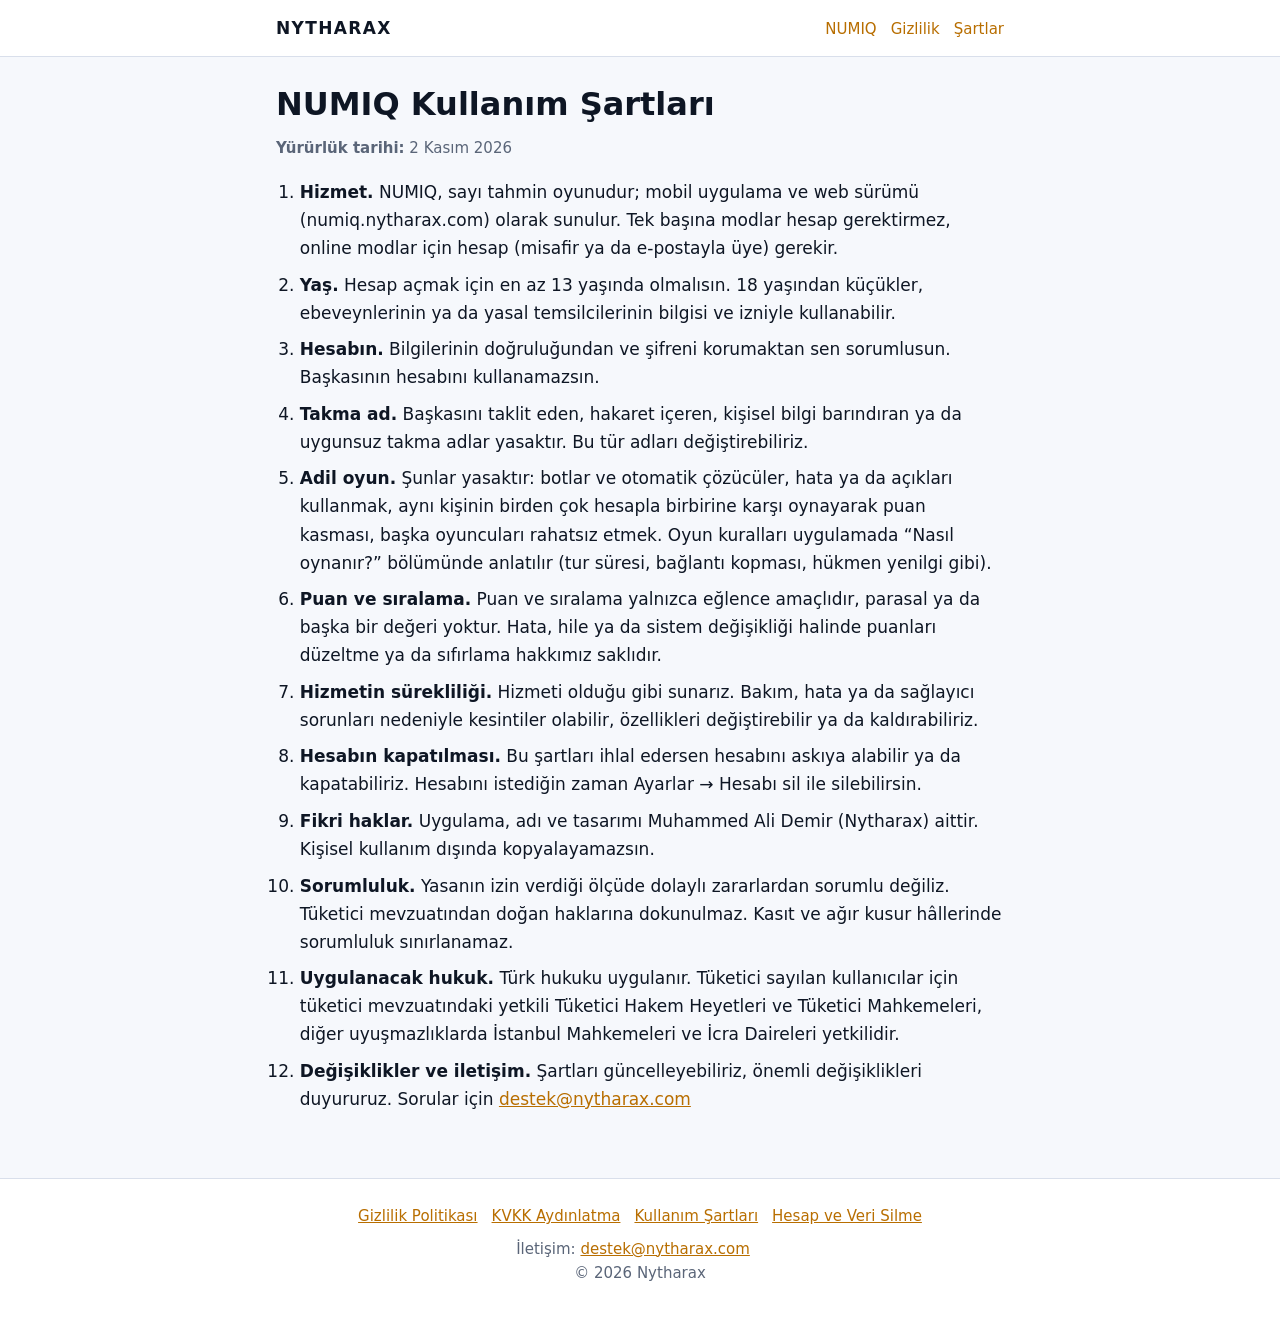
<file: numiq/sartlar/index.html>
<!doctype html>
<html lang="tr">
<head>
<meta charset="utf-8">
<meta name="viewport" content="width=device-width, initial-scale=1">
<title>NUMIQ Kullanım Şartları · Nytharax</title>
<meta name="description" content="NUMIQ Kullanım Şartları.">
<meta name="color-scheme" content="light dark">
<link rel="stylesheet" href="../../style.css?v=20261104a">
</head>
<body>
<header class="site"><div class="wrap">
<a class="brand" href="../../">NYTHARAX</a>
<nav aria-label="Ana menü"><a href="../../numiq/">NUMIQ</a><a href="../../numiq/gizlilik/">Gizlilik</a><a href="../../numiq/sartlar/">Şartlar</a></nav>
</div></header>
<main><div class="wrap">
<h1>NUMIQ Kullanım Şartları</h1>
<p class="meta"><b>Yürürlük tarihi:</b> 2 Kasım 2026</p>
<ol>
<li><b>Hizmet.</b> NUMIQ, sayı tahmin oyunudur; mobil uygulama ve web sürümü (numiq.nytharax.com) olarak sunulur. Tek başına modlar hesap gerektirmez, online modlar için hesap (misafir ya da e-postayla üye) gerekir.</li>
<li><b>Yaş.</b> Hesap açmak için en az 13 yaşında olmalısın. 18 yaşından küçükler, ebeveynlerinin ya da yasal temsilcilerinin bilgisi ve izniyle kullanabilir.</li>
<li><b>Hesabın.</b> Bilgilerinin doğruluğundan ve şifreni korumaktan sen sorumlusun. Başkasının hesabını kullanamazsın.</li>
<li><b>Takma ad.</b> Başkasını taklit eden, hakaret içeren, kişisel bilgi barındıran ya da uygunsuz takma adlar yasaktır. Bu tür adları değiştirebiliriz.</li>
<li><b>Adil oyun.</b> Şunlar yasaktır: botlar ve otomatik çözücüler, hata ya da açıkları kullanmak, aynı kişinin birden çok hesapla birbirine karşı oynayarak puan kasması, başka oyuncuları rahatsız etmek. Oyun kuralları uygulamada “Nasıl oynanır?” bölümünde anlatılır (tur süresi, bağlantı kopması, hükmen yenilgi gibi).</li>
<li><b>Puan ve sıralama.</b> Puan ve sıralama yalnızca eğlence amaçlıdır, parasal ya da başka bir değeri yoktur. Hata, hile ya da sistem değişikliği halinde puanları düzeltme ya da sıfırlama hakkımız saklıdır.</li>
<li><b>Hizmetin sürekliliği.</b> Hizmeti olduğu gibi sunarız. Bakım, hata ya da sağlayıcı sorunları nedeniyle kesintiler olabilir, özellikleri değiştirebilir ya da kaldırabiliriz.</li>
<li><b>Hesabın kapatılması.</b> Bu şartları ihlal edersen hesabını askıya alabilir ya da kapatabiliriz. Hesabını istediğin zaman Ayarlar → Hesabı sil ile silebilirsin.</li>
<li><b>Fikri haklar.</b> Uygulama, adı ve tasarımı Muhammed Ali Demir (Nytharax) aittir. Kişisel kullanım dışında kopyalayamazsın.</li>
<li><b>Sorumluluk.</b> Yasanın izin verdiği ölçüde dolaylı zararlardan sorumlu değiliz. Tüketici mevzuatından doğan haklarına dokunulmaz. Kasıt ve ağır kusur hâllerinde sorumluluk sınırlanamaz.</li>
<li><b>Uygulanacak hukuk.</b> Türk hukuku uygulanır. Tüketici sayılan kullanıcılar için tüketici mevzuatındaki yetkili Tüketici Hakem Heyetleri ve Tüketici Mahkemeleri, diğer uyuşmazlıklarda İstanbul Mahkemeleri ve İcra Daireleri yetkilidir.</li>
<li><b>Değişiklikler ve iletişim.</b> Şartları güncelleyebiliriz, önemli değişiklikleri duyururuz. Sorular için <a href="mailto:destek@nytharax.com">destek@nytharax.com</a></li>
</ol>
</div></main>
<footer class="site"><div class="wrap">
<p class="links"><a href="../../numiq/gizlilik/">Gizlilik Politikası</a><a href="../../numiq/aydinlatma/">KVKK Aydınlatma</a><a href="../../numiq/sartlar/">Kullanım Şartları</a><a href="../../numiq/hesap-silme/">Hesap ve Veri Silme</a></p>
<p>İletişim: <a href="mailto:destek@nytharax.com">destek@nytharax.com</a><br>© 2026 Nytharax</p>
</div></footer>
</body>
</html>
</file>
<file: style.css>
:root{--bg:#F6F8FC;--surface:#fff;--ink:#0E1624;--mute:#5a6578;--line:#d9dfeb;--accent:#b86e00;--accent-bg:#F5A524;color-scheme:light}
@media (prefers-color-scheme:dark){:root{--bg:#0E1624;--surface:#152033;--ink:#EEF2F9;--mute:#9aa6bb;--line:#26344d;--accent:#F5A524;--accent-bg:#F5A524;color-scheme:dark}}
*{box-sizing:border-box}
html{-webkit-text-size-adjust:100%}
html,body{max-width:100%;overflow-x:hidden}
main{overflow-wrap:anywhere}
body{margin:0;background:var(--bg);color:var(--ink);font:17px/1.65 system-ui,-apple-system,"Segoe UI",Roboto,Helvetica,Arial,sans-serif}
a{color:var(--accent)}
a:focus-visible{outline:3px solid var(--accent-bg);outline-offset:2px}
header.site{border-bottom:1px solid var(--line);background:var(--surface)}
.wrap{max-width:760px;margin:0 auto;padding:0 16px}
header.site .wrap{display:flex;align-items:baseline;justify-content:space-between;gap:12px;padding-top:14px;padding-bottom:14px;flex-wrap:wrap}
.brand{font-weight:800;letter-spacing:.08em;text-decoration:none;color:var(--ink)}
.brand span{color:var(--accent);margin-left:.4em;font-weight:600;letter-spacing:0;font-size:.85em}
nav a{margin-left:14px;font-size:15px;text-decoration:none}
nav a:hover{text-decoration:underline}
main{padding:28px 0 48px}
h1{font-size:2rem;line-height:1.2;margin:0 0 .4em}
h2{font-size:1.35rem;margin:2em 0 .5em}
h3{font-size:1.1rem;margin:1.6em 0 .4em}
p,li{margin:.5em 0}
ul,ol{padding-left:1.4em}
.meta{color:var(--mute);font-size:15px}
.note{border-left:4px solid var(--accent-bg);background:var(--surface);padding:10px 14px;border-radius:0 8px 8px 0;margin:1.2em 0}
.tw{overflow-x:auto;margin:1em 0}
table{border-collapse:collapse;width:100%;font-size:15px;background:var(--surface)}
th,td{border:1px solid var(--line);padding:8px 10px;text-align:left;vertical-align:top}
th{background:color-mix(in srgb,var(--accent-bg) 18%,var(--surface))}
.hero{padding:24px 0 8px}
.hero p.lead{font-size:1.2rem;color:var(--mute)}
.card{background:var(--surface);border:1px solid var(--line);border-radius:12px;padding:16px 18px;margin:16px 0}
.card h3{margin-top:0}
.btn{display:inline-block;background:var(--accent-bg);color:#0E1624;font-weight:700;text-decoration:none;padding:10px 18px;border-radius:10px}
@media (max-width:640px){table,tbody,tr,td{display:block;width:100%}tr:first-child{display:none}tr{border:1px solid var(--line);border-radius:10px;margin:0 0 12px;overflow:hidden}td{border:0;border-bottom:1px solid var(--line);padding:8px 12px}td:last-child{border-bottom:0}td::before{content:attr(data-label);display:block;font-size:12px;font-weight:700;color:var(--mute);text-transform:uppercase;letter-spacing:.04em}header.site nav a:first-child{margin-left:0}}
footer.site{border-top:1px solid var(--line);background:var(--surface);font-size:15px;color:var(--mute)}
footer.site .wrap{padding-top:18px;padding-bottom:28px}
footer.site a{margin-right:14px}
footer.site .links{display:flex;flex-wrap:wrap;gap:4px 14px}
footer.site .links a{margin-right:0}
footer.site .wrap{text-align:center}
footer.site .links{justify-content:center}

:root{--hit-bg:#d3f0de;--hit-fg:#0f5f33;--near-bg:#fbeab8;--near-fg:#6e4a00;--tile:#e7ecf6;--tile-line:#c9d3e3;--win:#1a7d44}
@media (prefers-color-scheme:dark){:root{--hit-bg:#14402b;--hit-fg:#6fe0a0;--near-bg:#3b3210;--near-fg:#f3cf55;--tile:#1e2d49;--tile-line:#2c3f61;--win:#3fcf82}}
body.wide .wrap{max-width:1000px}
body.wide main{padding-top:12px}
.hero2{display:grid;grid-template-columns:1.05fr .95fr;gap:40px;align-items:center;padding:36px 0 28px}
.hero2 h1{font-size:clamp(2.2rem,5vw,3.4rem);line-height:1.08;letter-spacing:-.01em;margin:0 0 .35em}
.hero2 .lead{font-size:1.2rem;color:var(--mute);margin:0 0 1.2em}
.eyebrow{font-size:13px;font-weight:700;letter-spacing:.14em;text-transform:uppercase;color:var(--accent);margin:0 0 .6em}
.cta{display:flex;flex-wrap:wrap;gap:12px;align-items:center;margin:0}
.btn.big{font-size:1.1rem;padding:14px 28px;border-radius:12px;box-shadow:0 2px 10px rgba(245,165,36,.35)}
.btn.big:hover{filter:brightness(1.05)}
.btn.ghost{background:transparent;color:var(--accent);border:2px solid var(--accent-bg);box-shadow:none}
.cta-note{margin:.9em 0 0;font-size:15px;color:var(--mute)}
.demo{background:var(--surface);border:1px solid var(--line);border-radius:18px;padding:18px 18px 14px;box-shadow:0 6px 28px rgba(14,22,36,.10)}
.demo-top{display:flex;justify-content:space-between;align-items:center;margin:0 0 12px;font-size:14px;color:var(--mute)}
.demo-top b{color:var(--ink)}
.secret{display:flex;gap:6px;align-items:center}
.secret .t{width:26px;height:30px;border-radius:7px;background:var(--tile);border:1px dashed var(--tile-line);color:var(--mute);display:flex;align-items:center;justify-content:center;font-weight:800;font-size:15px}
.row{display:flex;align-items:center;gap:10px;padding:8px 10px;border-radius:12px;margin:6px 0;background:color-mix(in srgb,var(--tile) 55%,var(--surface))}
.row .n{width:16px;font-size:13px;color:var(--mute);text-align:right}
.row .tiles{display:flex;gap:6px}
.row .t{width:38px;height:44px;border-radius:9px;background:var(--tile);border:1px solid var(--tile-line);display:flex;align-items:center;justify-content:center;font-weight:800;font-size:1.3rem;font-variant-numeric:tabular-nums}
.row .hints{margin-left:auto;display:flex;gap:6px}
.pill{font-weight:800;font-size:14px;padding:3px 10px;border-radius:999px}
.pill.hit{background:var(--hit-bg);color:var(--hit-fg)}
.pill.near{background:var(--near-bg);color:var(--near-fg)}
.row.win{background:transparent;border:2px solid var(--win)}
.row.win .t{border-color:var(--win)}
.demo-cap{margin:10px 2px 2px;font-size:14px;color:var(--mute)}
.demo-cap b.hit{color:var(--hit-fg)}.demo-cap b.near{color:var(--near-fg)}
.sec-h{font-size:1.5rem;margin:2.2em 0 .6em}
.steps{display:grid;grid-template-columns:repeat(3,1fr);gap:16px}
.step{background:var(--surface);border:1px solid var(--line);border-radius:14px;padding:18px}
.step .num{display:inline-flex;width:30px;height:30px;border-radius:50%;background:var(--accent-bg);color:#0E1624;font-weight:800;align-items:center;justify-content:center;margin-bottom:8px}
.step h3{margin:0 0 .3em;font-size:1.1rem}
.step p{margin:0;color:var(--mute);font-size:16px}
.modes{display:grid;grid-template-columns:repeat(4,1fr);gap:12px}
.mode{background:var(--surface);border:1px solid var(--line);border-radius:12px;padding:14px 16px}
.mode b{display:block;margin-bottom:2px}
.mode span{color:var(--mute);font-size:15px}
.band{margin:2.4em 0 0;padding:26px 22px;border-radius:16px;background:color-mix(in srgb,var(--accent-bg) 16%,var(--surface));border:1px solid color-mix(in srgb,var(--accent-bg) 45%,var(--line));text-align:center}
.band h2{margin:0 0 .3em}
.band p{margin:0 0 1em;color:var(--mute)}
.band .cta{justify-content:center}
@media (max-width:820px){.hero2{grid-template-columns:1fr;gap:24px;padding-top:20px}.steps{grid-template-columns:1fr}.modes{grid-template-columns:1fr 1fr}}
@media (max-width:420px){.modes{grid-template-columns:1fr}.row .t{width:34px;height:40px;font-size:1.15rem}.row{gap:8px;padding:8px}}
@media (prefers-reduced-motion:no-preference){.btn{transition:filter .15s,transform .15s}.btn:hover{transform:translateY(-1px)}}
</file>
